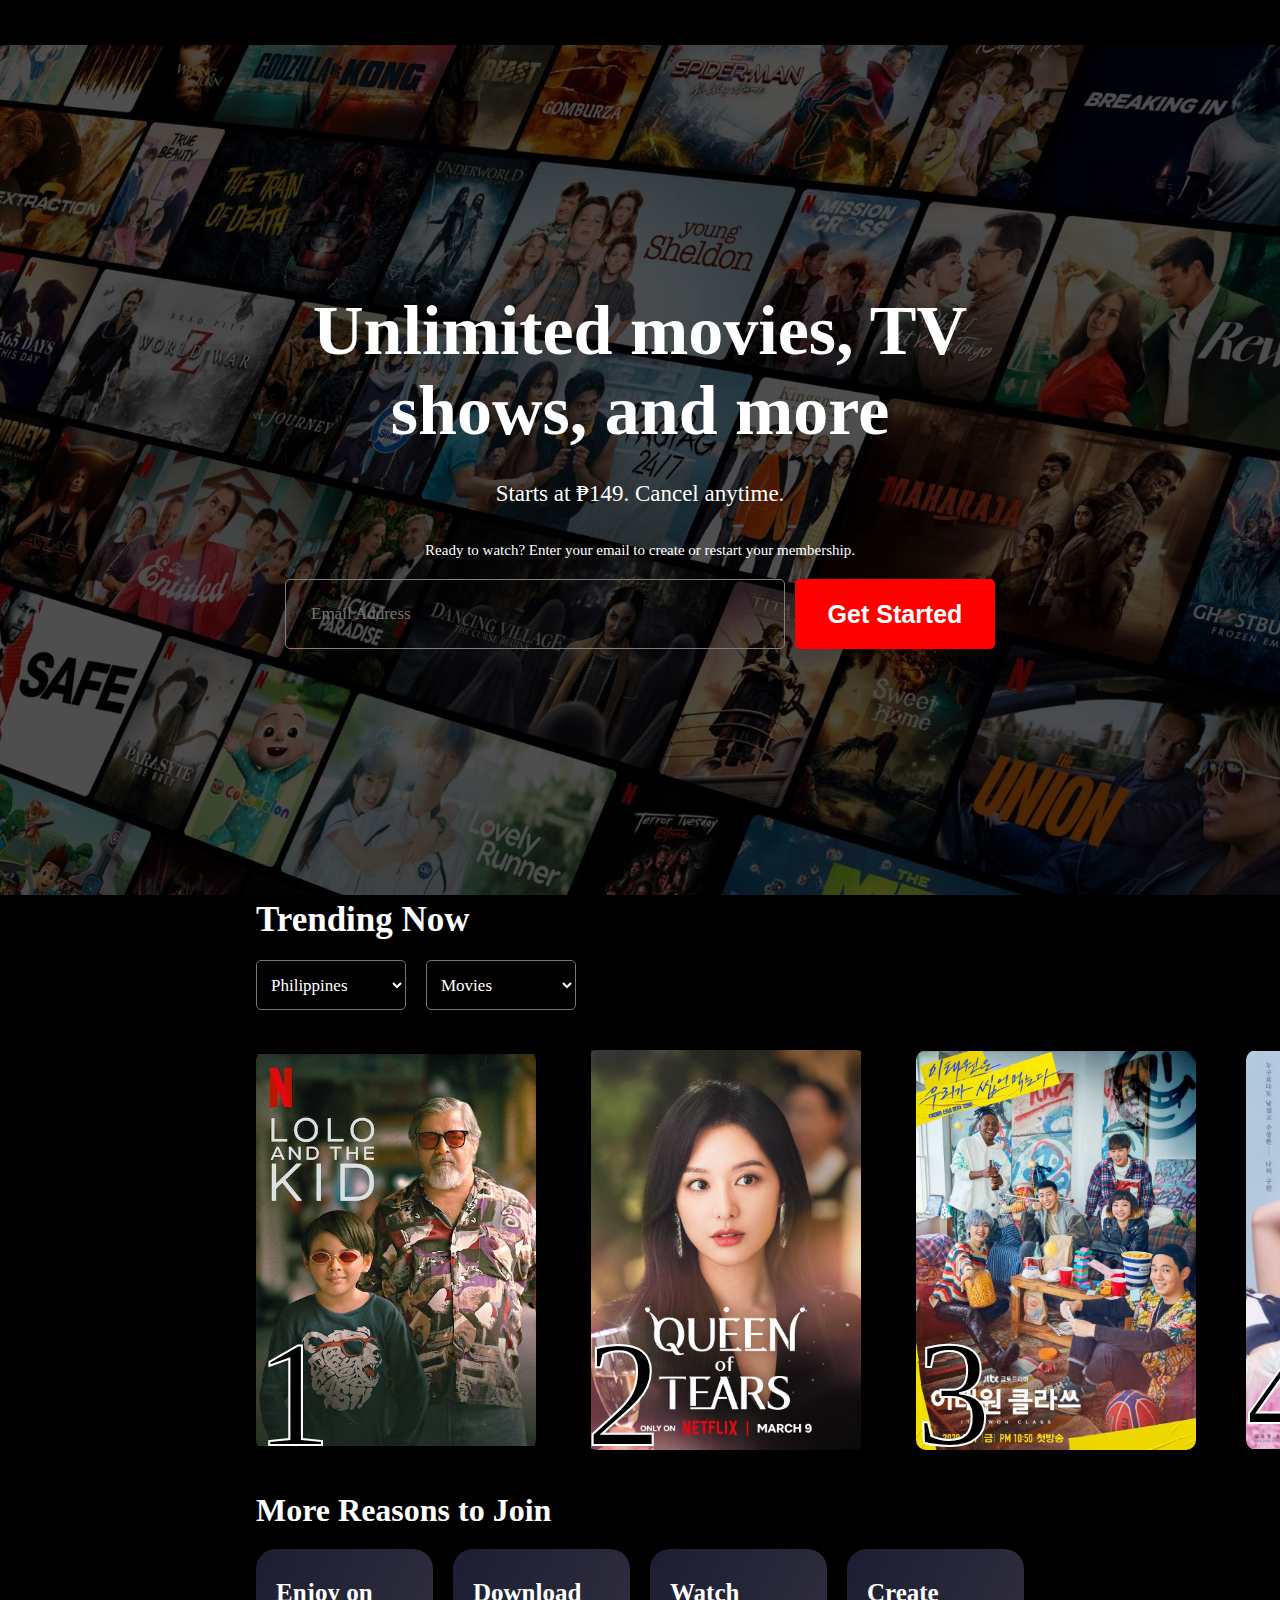
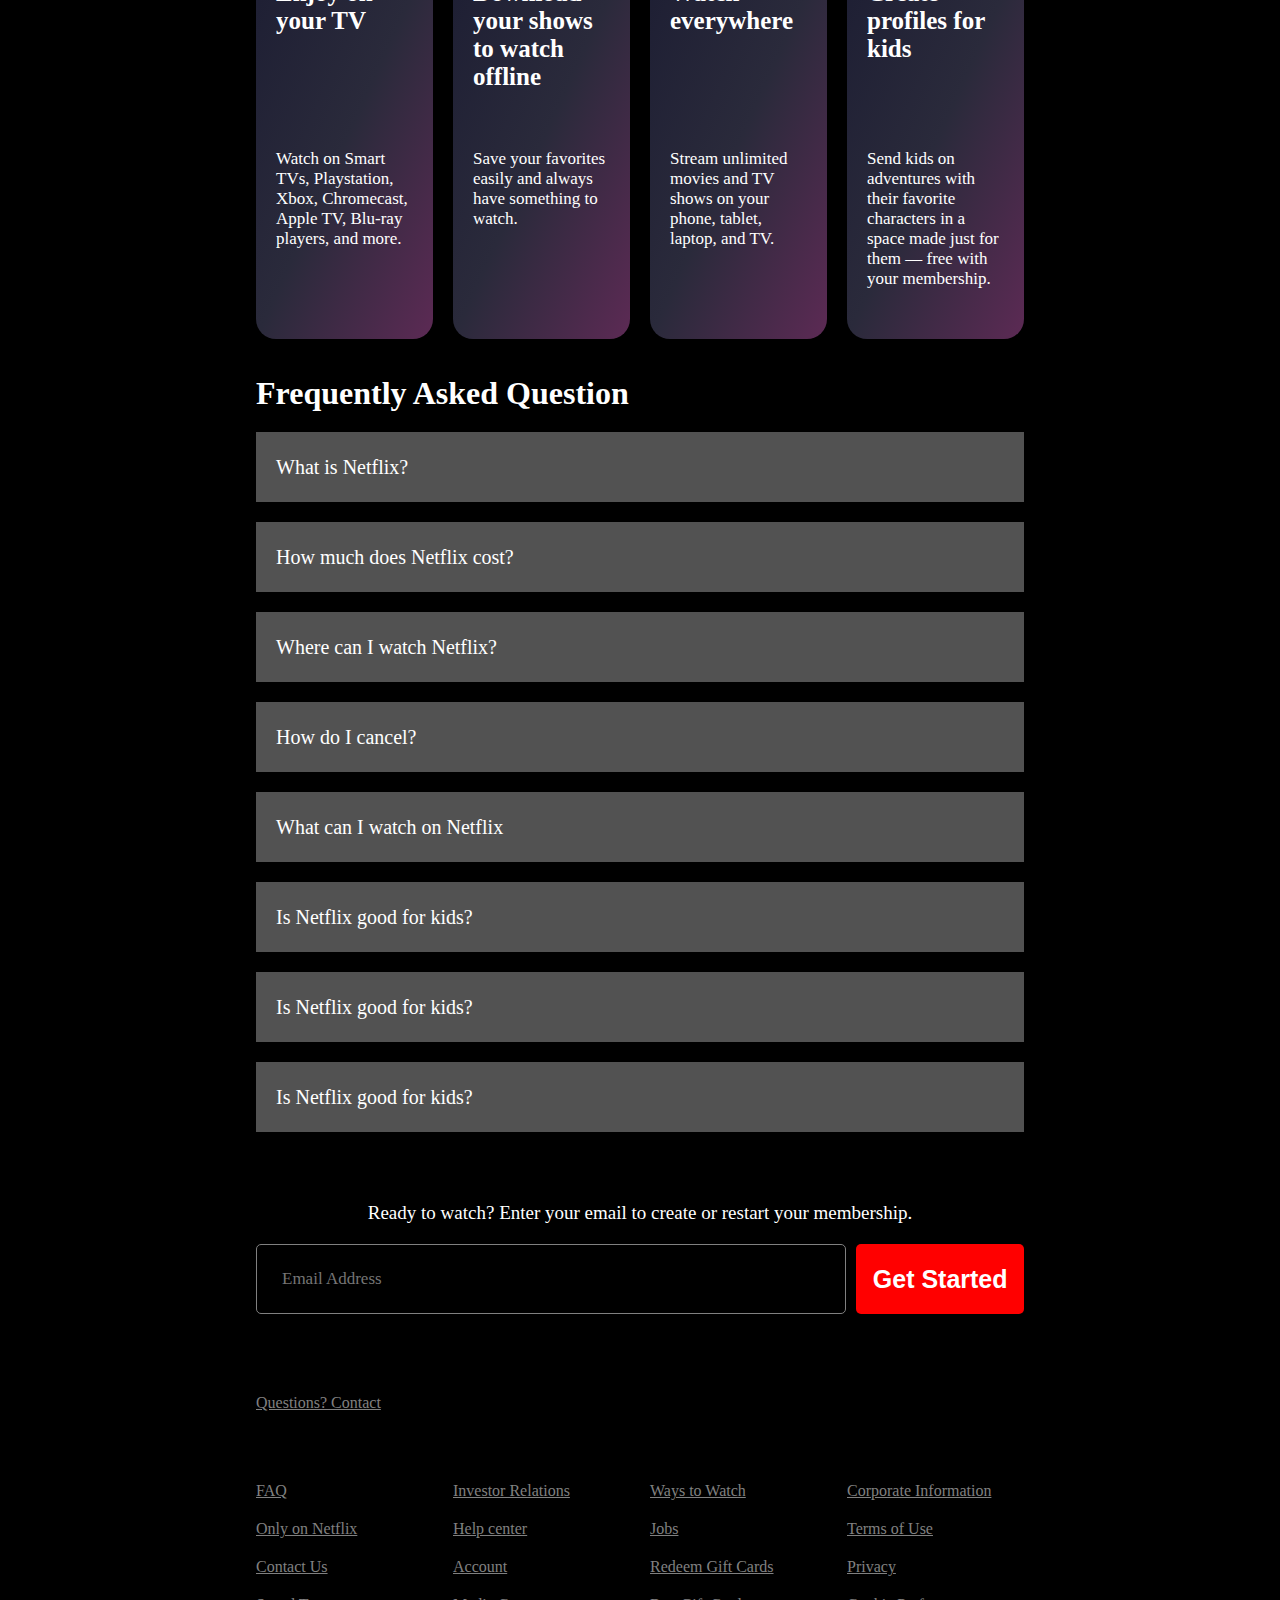
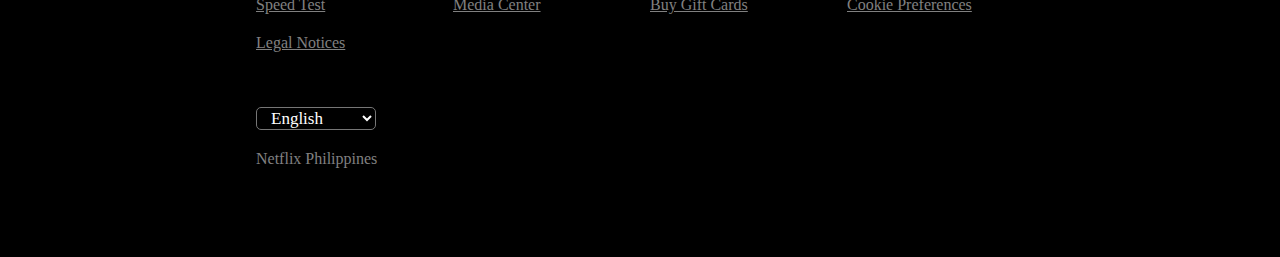
<file: index.html>
<html lang="en">
<head>
    <meta charset="UTF-8">
    <meta name="viewport" content="width=device-width, initial-scale=1.0">
    <link rel="stylesheet" href="https://cdnjs.cloudflare.com/ajax/libs/font-awesome/6.6.0/css/all.min.css" integrity="sha512-Kc323vGBEqzTmouAECnVceyQqyqdsSiqLQISBL29aUW4U/M7pSPA/gEUZQqv1cwx4OnYxTxve5UMg5GT6L4JJg==" crossorigin="anonymous" referrerpolicy="no-referrer" />
    <link rel="stylesheet" href="style.css">
    <link rel="icon" href="img/icon.svg">
    <title>Netflix</title>
</head>
<body>
    <div class="main-page">
        <!-- <div class="header">
            <a href="index.html"><img src="img/logo.svg" alt=""></a>
            <div class="options"> 
                <select name="" id="">
                    <option value="">English</option>
                    <option value="">Filipino</option>
                    <option value="">Spanish</option>
                </select>
                <button class="sign-in-btn"><a href="sign-in.html">Sign in</a></button>
            </div>
        </div> -->

        <div class="main">
            <div class="main1">
                <h1>
                    Unlimited movies, TV
                </h1>
                <h1>
                    shows, and more
                </h1>
                <p class="start">
                    Starts at ₱149. Cancel anytime.
                </p>
                <p class="ready">
                    Ready to watch? Enter your email to create or restart your membership.
                </p>
                <div class="get-started"> 
                    <input type="text" placeholder="Email Address">
                    <button><a href="sign-in.html" style="text-decoration: none; color: white;">Get Started</a></button>
                </div>
            </div>
        </div>
    </div>
    <div class="trending">
        <div class="trending-content">
            <h1>Trending Now</h1>
            <div class="opti">
                <div>
                    <select name="" id="">
                        <option value="">Philippines</option>
                        <option value="">Global</option>
                    </select>
                </div>
                <div>
                    <select name="" id="">
                        <option value="">Movies</option>
                        <option value="">TV Shows</option>
                    </select>
                </div>
            </div>
            <div class="movies">
                <div class="number">
                    <img src="img/lolo.cHJkLWVtcy1hc3NldHMvbW92aWVzLzQ3ZGJjNzQ3LTdhOTktNGM4OS1hYzBmLWRhYmQ3ZjhhYWQyZS5qcGc=" alt="">
                    <p>1</p>
                </div>
                <div class="number">
                    <img src="img/3.jpg" alt="">
                    <p>2</p>
                </div>
                <div class="number">
                    <img src="img/it.jpg" alt="">
                    <p>3</p>
                </div>
                <div class="number">
                    <img src="img/My_Demon.jpg" alt="">
                    <p>4</p>
                </div>
            </div>
        </div>
    </div>
    <div class="more">
        <div class="more-container">
            <h1>More Reasons to Join</h1>
            <div class="more-wrapper">
                <div>
                    <h1>Enjoy on your TV</h1>
                    <p>Watch on Smart TVs, Playstation, Xbox, Chromecast, Apple TV, Blu-ray players, and more.</p>
                </div>
                <div>
                    <h1>Download your shows to watch offline</h1>
                    <p>Save your favorites easily and always have something to watch.</p>
                </div>
                <div>
                    <h1>Watch everywhere</h1>
                    <p>Stream unlimited movies and TV shows on your phone, tablet, laptop, and TV.</p>
                </div>
                <div>
                    <h1>Create profiles for kids</h1>
                    <p>Send kids on adventures with their favorite characters in a space made just for them — free with your membership.</p>
                </div>
            </div>
        </div>
    </div>
    <div class="asked-questions-container">
        <div class="asked-questions-wrapper">
            <h1>Frequently Asked Question</h1>
        </div>
    </div>
    <div class="bot-container">
        <div class="bot-wrapper">
            <div class="ready-container" style="
                font-size: 19px;
                margin-top: 60px;">
                <p class="ready">
                    Ready to watch? Enter your email to create or restart your membership.
                </p>
            </div>
            <div class="get-started"> 
                <input type="text" placeholder="Email Address">
                <button>Get Started</button>
            </div>
        </div>
    </div>
    <div class="contact">
        <div class="contactt">
            <p>Questions? Contact</p>
        </div>
    </div>
    <div class="footer">
        <div class="footer-wrapper">
            <ul>
                <li>FAQ</li>
                <li>Investor Relations</li>
                <li>Ways to Watch</li>
                <li>Corporate Information</li>
                <li>Only on Netflix</li>
                <li>Help center</li>
                <li>Jobs</li>
                <li>Terms of Use</li>
                <li>Contact Us</li>
                <li>Account</li>
                <li>Redeem Gift Cards</li>
                <li>Privacy</li>
                <li>Speed Test</li>
                <li>Media Center</li>
                <li>Buy Gift Cards</li>
                <li>Cookie Preferences</li>
                <li>Legal Notices</li>
            </ul>
        </div>
    </div>
    <div class="footer-language">
        <div class="nn">
            <div class="options"> 
                <select name="" id="">
                    <option value="">English</option>
                    <option value="">Filipino</option>
                    <option value="">Spanish</option>
                </select>
            </div>
            <p>Netflix Philippines</p>
        </div>
    </div> 
</body>
<script src="index.js"></script>
</html>
</file>
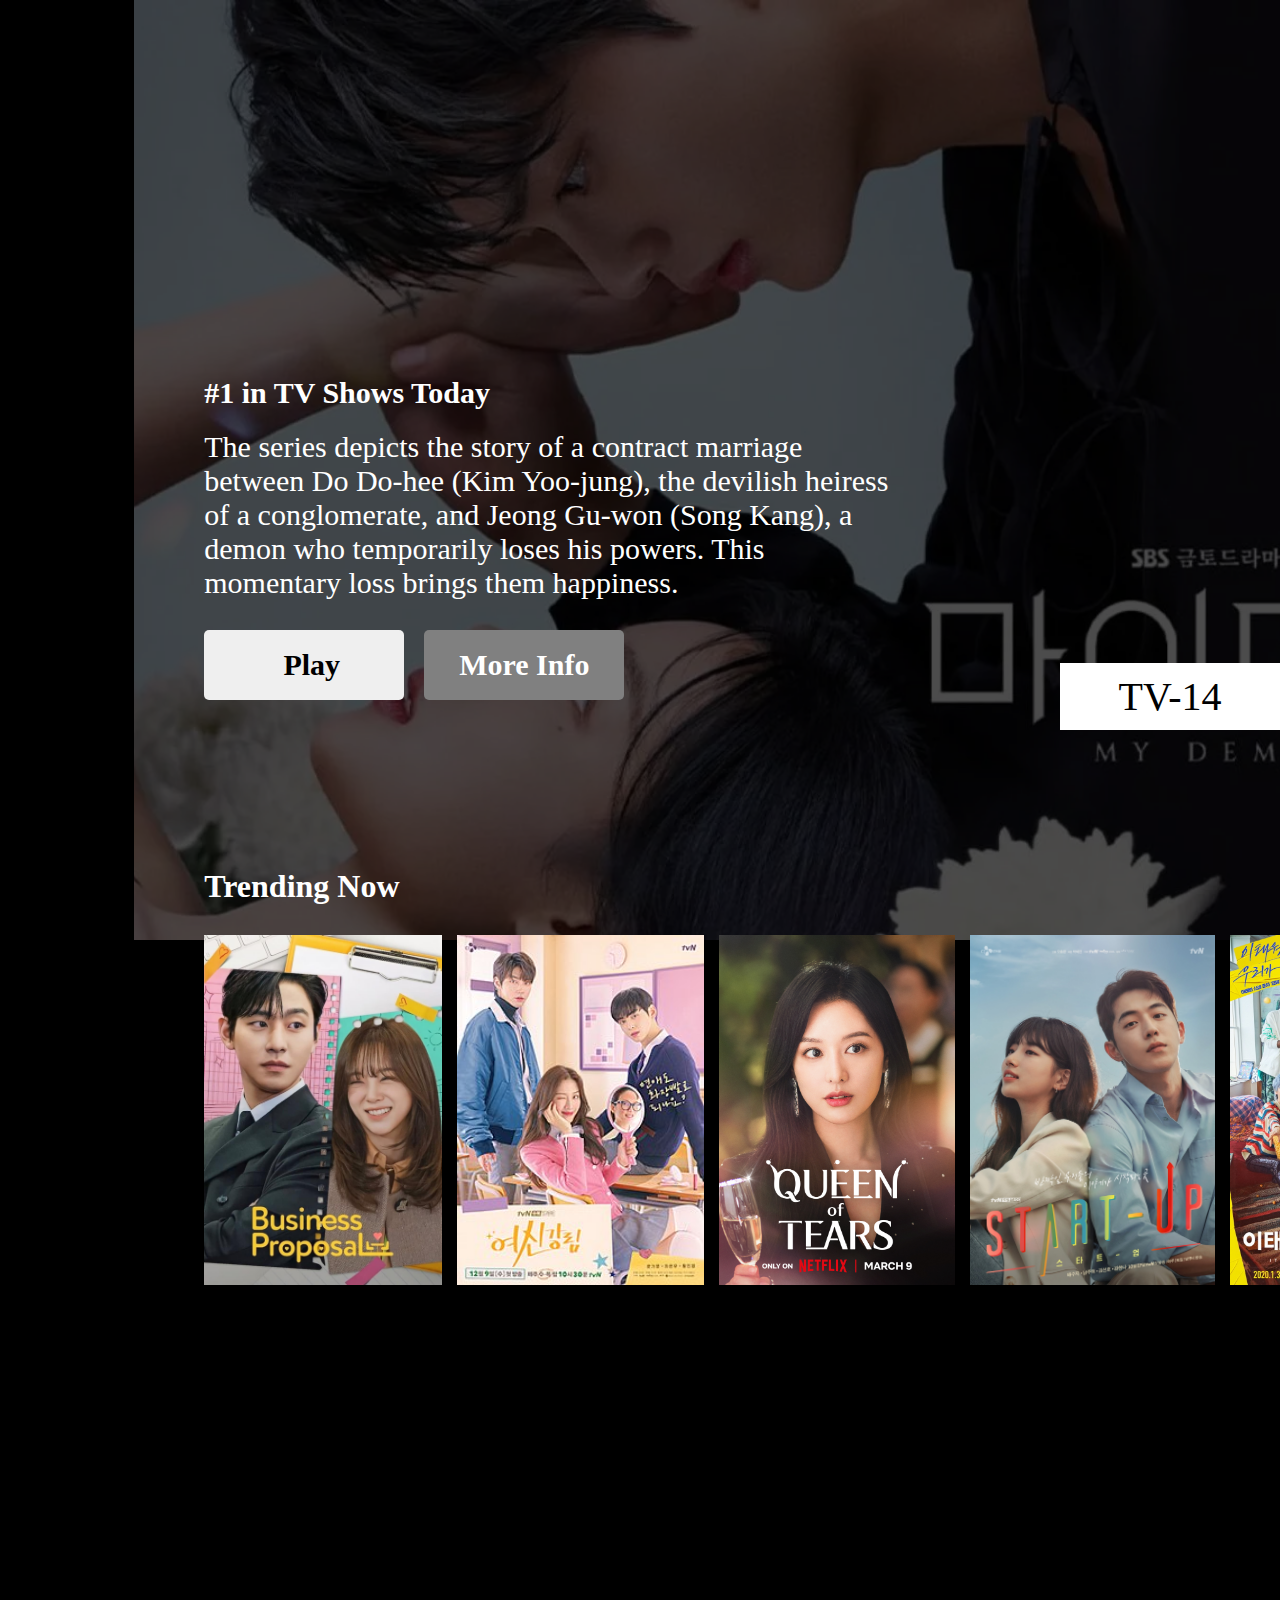
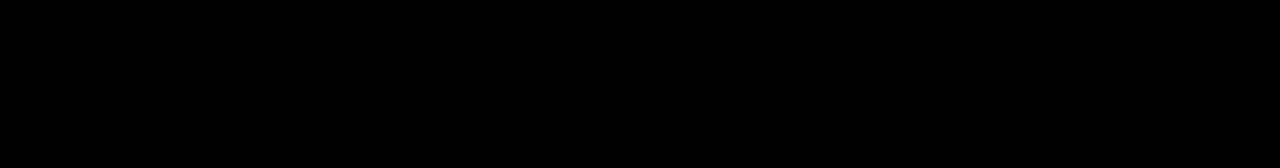
<file: homepage.html>
<html lang="en">
<head>
    <meta charset="UTF-8">
    <meta name="viewport" content="width=device-width, initial-scale=1.0">
    <link rel="stylesheet" href="https://cdnjs.cloudflare.com/ajax/libs/font-awesome/6.6.0/css/all.min.css" integrity="sha512-Kc323vGBEqzTmouAECnVceyQqyqdsSiqLQISBL29aUW4U/M7pSPA/gEUZQqv1cwx4OnYxTxve5UMg5GT6L4JJg==" crossorigin="anonymous" referrerpolicy="no-referrer" />
    <link rel="stylesheet" href="homepage.css">
    <link rel="icon" href="img/icon.svg">
    <title>Netflix</title>
</head>
<body>
    <div class="main-page">
        <div class="side-bar">
            <i class="fa-solid fa-magnifying-glass"></i>
            <i class="fa-solid fa-house"></i>
            <i class="fa-solid fa-arrows-turn-right"></i>
            <i class="fa-solid fa-arrow-trend-up"></i>
            <i class="fa-solid fa-laptop"></i>
            <i class="fa-solid fa-clapperboard"></i>
            <i class="fa-solid fa-shapes"></i>
            <i class="fa-solid fa-plus"></i>
        </div>
        <div class="movies">
            <img class="md" src="img/md.webp" alt="">
            <div class="movie-info">
                <p style="font-weight: 700; margin-bottom: 20px;">#1 in TV Shows Today</p>
                <p class="synopsis">The series depicts the story of a contract marriage between Do Do-hee (Kim Yoo-jung), the devilish heiress of a conglomerate, and Jeong Gu-won (Song Kang), a demon who temporarily loses his powers. This momentary loss brings them happiness.</p>
                <div class="btn">
                    <button class="btn1"><i class="fa-solid fa-play" style="margin-right: 15px; font-size: 40px;"></i>Play</button>
                    <button class="btn1" style="background-color: gray; color: white">More Info</button>
                </div>
            </div>
            <div style="
                display: flex;
                font-family: 'Segoe Ui';
                font-weight: 500;
                padding: 10px;
                justify-content: center;
                position: absolute;
                right: 0;
                bottom: 170;
                width: 200px;
                font-size: 40px;
                background-color: white;
                color: black;
            
            ">
                TV-14
            </div>
            <div class="trending">
                <h1>Trending Now</h1>
                <div class="trending-movies"">
                </div>
            </div>
        </div>
    </div>
    
</body>
<script src="homepage.js"></script>
</html>
</file>
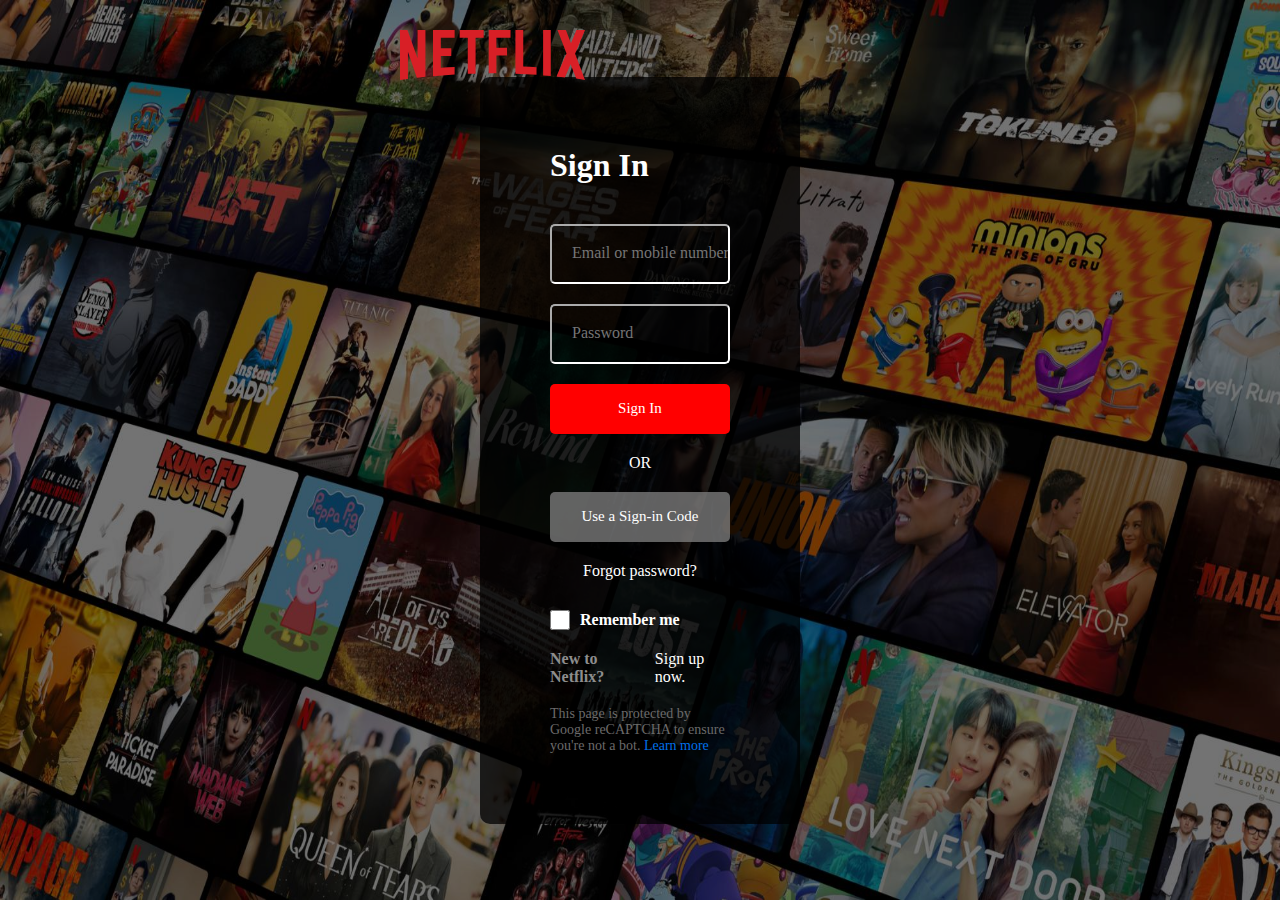
<file: sign-in.html>
<html lang="en">
<head>
    <meta charset="UTF-8">
    <meta name="viewport" content="width=device-width, initial-scale=1.0">
    <link rel="icon" href="img/icon.svg">
    <link rel="stylesheet" href="style.css">
    <title>Netflix</title>
</head>
<body>
    <div class="container">
         <div class="logooo">
            <a href="index.html"><img src="img/logo.svg" alt="" class="logoo"></a>
         </div>
         <img src="img/sign-in-bg.jpg" alt="" class="sign-in-bg">
         <div class="sign-in-form">
            <div class="form-container">
                <div class="form-wrapper">
                    <div>
                        <h1>Sign In</h1>
                    </div>
                    <div class="input-fields">
                        <div class="emailTxt">
                            <input type="text" placeholder="Email or mobile number">
                        </div>
                        <div class="passTxt"> 
                            <input type="password" id="" placeholder="Password">
                        </div>
                        <button>Sign In</button>
                    </div>
                    <div class="codee">
                        <p>OR</p>
                        <button>Use a Sign-in Code</button>
                        <a href="#"><p>Forgot password?</p></a>
                    </div>
                    <div class="checkboxx">
                        <input type="checkbox" name="" id="">
                        <h4>Remember me</h4>
                    </div>
                    <div class="sign-up">
                        <h4>New to Netflix?</h4>
                        <a href=""><p>Sign up now.</p></a>
                    </div>
                    <p class="captcha">This page is protected by Google reCAPTCHA to ensure you're not a bot. <a href="#" class="learn-more">Learn more</a></p>
                </div>
            </div>  
        </div>
    </div>
    
</body>
<script src="sign-in.js"></script>
</html>
</file>
<file: style.css>
*{
    margin: 0;
    padding: 0;
}
body{
    background-color: black;
    font-family: 'Poppins';
}
.main-page{
    display: flex;
    flex-direction: column;
    position: relative;
    justify-content: center;
    z-index: 1;
    height: 100%;
}
.bg{
    position: absolute;
    display: flex;
    z-index: -1;
    width: 100%;
    height: 100%;
}
.header{
    display: flex;
    justify-content: center;
    gap: 900px;
}
.header img{
    height: 40px;
}
.options{
    display: flex;
    gap: 20px;
}
.options select{
    width: 100px;
    background: none;
    color: white;
    font-size: 17px;
    font-family: 'Poppins';
    width: 120px;
    padding-left: 10px;
    border-radius: 5px;
}
.options select:hover{
    cursor: pointer;
}
.options button{
    color: white;
    background-color: red;
    font-size: 17px;
    font-family: 'Poppins';
    width: 100px;
    border-radius: 5px;
}
.options button:hover{
    cursor: pointer;
}
.main{
    display: flex;
    flex-direction: column;
    color: white;
    height: 850px;
    justify-content: center;
    align-items: center;
    margin-top: 40px;
    background-image: url(img/bg.jpg);
    background-size: cover;
    position: relative;
}
.main1{
    display: flex;
    flex-direction: column;
    justify-content: center;
    align-items: center;
    position: absolute  ;
}
.main h1{
    font-size: 70px;
    font-weight: 800;
}
.start{
    font-size: 23px;
    margin-top: 30px;
}
.main .ready{
    margin-top: 35px;
    font-size: 15px;
    margin-bottom: 20px;
}
.get-started{
    display: flex;
    gap: 10px;
}
.get-started input[type="text"]{
    width: 500px;
    height: 70  px;
    border-radius: 5px;
    border-style: none;
    padding-left: 20px;
    font-family: 'Poppins';
    font-size: 17px;
    background: transparent;
    border: 1px solid rgb(128, 128, 128);
    color: white;
}
.get-started input::placeholder{
    font-size: 17px;
    padding-left: 5px;
}
.get-started button{
    width: 200px;
    height: 70px;
    font-size: 25px;
    font-weight: 600;
    color: white;
    background-color: red;
    border-radius: 5px;
    border-style: none;
}
.get-started button:hover{
    cursor: pointer;
}
.trending {
    color: white;
    height: 65%;
    width: 100%;
    display: flex;
        justify-content: center;
}
.trending-content{
    display: flex;
    flex-direction: column;
    width: 60%;
}
.trending-content h1{
    font-size: 35px;
    margin-bottom: 20px;
}
.trending-content .opti{
    display: flex;
    gap: 20px;
}
.trending-content select{
    width: 150px;
    height: 50px;
    background-color: black;
    color: white;
    font-family: 'Poppins';
    padding: 10px 10px;
    font-size: 17px;
    border-radius: 5px;
}
.movies{
    display: flex;
    margin-top: 40px;
    gap: 50px;
    position: relative;
}
.movies img{
    height: 400px;
    width: 280px;
    object-fit: contain;
    border-radius: 10px;
    transition: transform 0.3s ease-in-out;
}
.movies img:hover{
    cursor: pointer;
    transform: scale(1.1);
}
.more{
    display: flex;
    justify-content: center;
    height: 40%;
    color: white;
    margin-top: 50px;
}
.more-container{
    display: flex;
    justify-content: center;
    flex-direction: column;
    width: 60%;
}
.more-wrapper{
    display: flex;
    gap: 20px;
    padding-top: 20px;  
}
.more-wrapper div{
    width: 100%;
    height: 350px;
    background-image: linear-gradient(to bottom right, #1d1e33, #2a2a3b, #5c2a54);
    border-radius: 20px;
    display: flex;
    flex-direction: column;
    padding: 20px;
}
.more-wrapper div h1{
    padding-top: 10px;
    height: 150px;
    font-size: 25px;
    padding-bottom: 20px;
}
.more-wrapper div p{
    font-size: 17px;
}
.number p:hover{
    cursor: pointer;
    transform: scale(1.1);
}
.asked-questions{
    height: 100%;
    color: white;
}
.asked-questions-container{
    width: 100%;
    display: flex;
    justify-content: center;
    margin-top: 80px;
    color: white;
}
.asked-questions-wrapper{
    width: 60%;
}
.questions{
    display: flex;
    flex-direction: column;
    font-size: 20px;
    row-gap: 20px;
    margin-top: 20px;
    position: relative;
}
.fa-plus{
    position: absolute;
    font-size: 30px;
    right: 20;
    top: 25;
}
.questions div{
    display: flex;
    align-items: center;
    padding-left: 20px;
    background-color: rgb(82, 82, 82);
    height: 70px;
}
.bot-container{
    color: white;
    width: 100%;
    display: flex;
    justify-content: center;
    margin-top: 10px;
}
.bot-wrapper{
    width: 60%;
    display: flex;
    flex-direction: column;
    justify-content: center;
}
.ready-container{
    width: 100%;
    display: flex;
    justify-content: center;
}
.bot-wrapper .get-started{
    width: 100%;
    display: flex;
    justify-content: center;
    margin-top: 20px;
}
.bot-wrapper .get-started input[type="text"]{
    width: 700px;
}
.contact{
    color: gray;
    display: flex;
    justify-content: center;
    margin-top: 80px;
}
.contactt{
    width: 60%;
    text-decoration: underline;
}
.footer{
    height: 25%;
    color: white;
    width: 100%;
    display: flex;
    justify-content: center;
    margin-top: 70px;
}
.footer-wrapper{
    width: 60%;
}
.footer-wrapper ul{
    display: grid;
    grid-template-columns: 1fr 1fr 1fr 1fr;
    list-style: none;
    gap: 20px;
    color: gray;
    text-decoration: underline;
}
.footer-wrapper ul:hover{
    cursor: pointer;
}
.footer-language{
    width: 100%;
    display: flex;
    justify-content: center;
}
.nn{
    width: 60%;
    color: gray;
    height: 150px;
}
.nn p{
    margin-top: 20px;
}
.options select{
    background-color: black;
}
.sign-in-btn a{
    text-decoration: none;
    color: white;
}

/* SIGN IN PAGE CODE*/

.container{
    width: 100%;
    height: 100%;
    display: flex;
    position: relative;
    color: white;
}
.logoo{
    height: 50px;
    margin-left: 400px;
    margin-top: 30px;
}
.logooo{
    z-index: 5;
}
.container .sign-in-bg{
    height: 100%;
    width: 100%;
    position: absolute;
    z-index: -1;
    filter: brightness(60%);
}
.container a{
    text-decoration: none;
    color: white;
}
.container a:hover{
    text-decoration: underline;
}
.sign-in-form{
    width: 100%;
    height: 100%;
    position: absolute;
    display: flex;
    justify-content: center;
    align-items: center;
}
.form-container{
    width: 25%;
    height: auto;
    /* overflow: auto; */
    background-color: rgba(0, 0, 0, 0.747);
    display: flex;
    border-radius: 10px;
    font-family: 'Poppins';
}
.form-wrapper{
    display: flex;
    flex-direction: column;
    width: 100%;
    margin: 70px 70px;
}
.input-fields{
    display: flex;
    flex-direction: column;
    justify-content: center ;
    row-gap: 20px;
    margin-top: 40px;
}
.form-wrapper input{
    height: 60px;
    border-radius: 5px;
    background: transparent;
    border-color: white;
    color: white;
    font-family: 'Poppins';
    padding-left: 20px;
    font-size: 15px;
    width: 100%;
}
.form-wrapper input::placeholder{
    font-size: 16px;
}
.form-wrapper button{
    background-color: red;
    color: white;
    width: 100%;
    height: 50px;
    border-radius: 5px;
    border-style: none;
    font-family: 'Poppins';
    font-size: 15px;
}
.form-wrapper button:hover{
    cursor: pointer;
    background-color: rgb(212, 35, 35);
}
.form-wrapper .choice{
    display: flex;
    justify-content: center;
}
.form-wrapper .codee{
    display: flex;
    flex-direction: column;
    align-items: center;
    row-gap: 20px;
    margin-top: 20px;
    margin-bottom: 10px;
}
.form-wrapper .codee button{
    background-color: rgba(128, 128, 128, 0.76);
}
.form-wrapper .codee button:hover{
    background-color: rgba(104, 103, 103, 0.76);
}
.form-wrapper .checkboxx{
    display: flex;
    align-items: center;
    gap: 10px;
}
.checkboxx input[type="checkbox"]{
    width: 20px;
}
.checkboxx input[type="checkbox"]:hover{
    cursor: pointer;
}
.form-wrapper .sign-up{
    display: flex;
    gap: 10px;
}
.form-wrapper .sign-up h4{
    color: rgb(141, 141, 141);
}
.form-wrapper .captcha{
    font-size: 14px;
    margin-top: 20px;
    color: rgb(107, 106, 106);
}
.form-wrapper .learn-more{
    color: #0071eb;
}

@media (max-width: 900px) {
    body{
        background-color: black;
        font-family: 'Poppins';
    }
    .main-page{
        display: flex;
        flex-direction: column;
        position: relative;
        z-index: 1;
        height: 75%;
        margin-top: -120px;
    }
    .bg{
        position: absolute;
        display: flex;
        z-index: -1;
        width: 100%;
        height: 50%;
    }
    .bg img{
        width: 100%;
        filter: brightness(30%);
    }
    .main{
        display: flex;
        flex-direction: column;
        color: white;
        height: 850px;
        justify-content: center;
        align-items: center;
        margin-top: 40px;
        width: 100%;
    }
    .main h1{
        font-size: 35px;
        font-weight: 800;
    }
    .start{
        font-size: 20px;
        margin-top: 15px;
    }
    .main .ready{
        margin-top: 5px;
        font-size: 12px;
        margin-bottom: 15px;
    }
    .get-started{
        display: flex;
        justify-content: center;
        gap: 10px;
        width: 100%;
    }
    .get-started input[type="text"]{
        width: 300px;
        height: 50px;
        border-radius: 5px;
        border-style: none;
        padding-left: 20px;
        font-family: 'Poppins';
        font-size: 17px;
        background: transparent;
        border: 1px solid rgb(128, 128, 128);
        color: white;
    }
    .get-started input::placeholder{
        font-size: 17px;
        padding-left: 5px;
    }
    .get-started button{
        width: 100px;
        height: 50px;
        font-size: 15px;
        font-weight: 600;
        color: white;
        background-color: red;
        border-radius: 5px;
        border-style: none;
    }
    .get-started button:hover{
        cursor: pointer;
    }
    /* .header{
        width: 100%;
        display: flex;
        justify-content: center;
    }
    .options{
        display: flex;
        width: 100%;
    }
    .options select{
        width: 100px;
        background: none;
        color: white;
        font-size: 17px;
        font-family: 'Poppins';
        width: 120px;
        padding-left: 10px;
        border-radius: 5px;
    }
    .options select:hover{
        cursor: pointer;
    }
    .options button{
        color: white;
        background-color: red;
        font-size: 17px;
        font-family: 'Poppins';
        width: 100px;
        border-radius: 5px;
    }
    .options button:hover{
        cursor: pointer;
    } */
    .trending {
        color: white;
        height: 65%;
        width: 90%;
        display: flex;
        margin: 20px;
        padding-left: 30px;
    }
    .trending-content{
        display: flex;
        flex-direction: column;
        width: 100%;
    }
    .trending-content h1{
        font-size: 20px;
        margin-bottom: 20px;
    }
    .trending-content .opti{
        display: flex;
        gap: 20px;
    }
    .trending-content select{
        width: 100px;
        height: 40px;
        background-color: black;
        color: white;
        font-family: 'Poppins';
        padding: 10px 10px;
        font-size: 10px;
        border-radius: 5px;
    }
    .movies{
        display: flex;
        margin-top: 40px;
        gap: 5px;
        width: 100%;
        position: relative;
        overflow: auto;
        overflow-y: hidden;
    }
    .movies img{
        height: 300px;
        width: 280px;
        object-fit: contain;
        border-radius: 10px;
        transition: transform 0.3s ease-in-out;
    }
    .movies img:hover{
        cursor: pointer;
        transform: scale(1.1);
    }
    .more{
        display: flex;
        justify-content: center;
        height: 40%;
        color: white;
        width: 95%;
        padding-left: 30px;
    }
    .more-container{
        display: flex;
        justify-content: center;
        flex-direction: column;
        width: 100%;
    }
    .more-container h1{
        font-size: 20px;
    }
    .more-wrapper{
        display: flex;
        /* overflow: auto;
        overflow-y: hidden; */
    }
    .more-wrapper div{
        display: flex;
        flex-direction: column;
        background-image: linear-gradient(to bottom right, #1d1e33, #2a2a3b, #5c2a54);
        border-radius: 10px;
        padding: 10px;
        width: 100px;
    }
    .more-wrapper div h1{
        padding-top: 10px;
        font-size: 15px;
        padding-bottom: 20px;
        height: 100px;
    }
    .more-wrapper div p{
        font-size: 10px;
    }
    .number p:hover{
        cursor: pointer;
        transform: scale(1.1);
    }
    .asked-questions{
        color: white;
    }
    .asked-questions-container{
        width: 95%;
        height: auto;
        display: flex;
        justify-content: center;
        color: white;
    }
    .asked-questions-wrapper{
        width: 90%;
    }
    .asked-questions-wrapper h1{
        font-size: 20px;
    }
    .questions{
        display: flex;
        flex-direction: column;
        font-size: 15px;
        row-gap: 20px;
        margin-top: 20px;
        position: relative;
    }
    .fa-plus{
        position: absolute;
        font-size: 20px;
        right: 20;
        top: 25;
    }
    .questions div{
        display: flex;
        align-items: center;
        padding-left: 20px;
        background-color: rgb(82, 82, 82);
        height: 70px;
    }
    .bot-container{
        color: white;
        width: 95%;
        display: flex;
        justify-content: center;
        margin-top: 0;
    }
    .bot-wrapper{
        width: 100%;
        display: flex;
        flex-direction: column;
        justify-content: center;
    }
    .ready-container{
        width: 100%;
        display: flex;
        justify-content: center;
        margin-top: 0;
    }
    .ready-container p{
        font-size: 10px;
    }
    .bot-wrapper .get-started{
        width: 100%;
        display: flex;
        justify-content: center;
        margin-top: 20px;
    }
    .bot-wrapper .get-started input[type="text"]{
        width: 300px;
    }
    .contact{
        color: gray;
        display: flex;
        justify-content: center;
        width: 95%;
        margin-top: 30px;
    }
    .contactt{
        width: 100%;
        text-decoration: underline;
        padding-left: 30px;
    }
    .contactt p{
        font-size: 10px;
    }
    .footer{
        height: 25%;
        color: white;
        width: 95%;
        display: flex;
        justify-content: center;
        margin-top: 10px;
    }
    .footer-wrapper{
        width: 100%;
        padding: 0px 30px;
    }
    .footer-wrapper ul{
        display: grid;
        grid-template-columns: 1fr 1fr 1fr 1fr;
        list-style: none;
        gap: 20px;
        color: gray;
        text-decoration: underline;
        font-size: 10px;
    }
    .footer-wrapper ul:hover{
        cursor: pointer;
    }
    .footer-language{
        width: 100%;
        display: flex;
    }
    .nn{
        width: 100%;
        color: gray;
        margin-left: 30px;
    }
    .nn p{
        margin-top: 10px;
        font-size: 10px;
    }
    .options select{
        background-color: black;
        width: 80px;
        font-size: 10px;
    }
    .sign-in-btn a{
        text-decoration: none;
        color: white;
    }
}
</file>
<file: homepage.css>
*{
    margin: 0;
    padding: 0;
    font-family: 'Segoe Ui';
}
body{
    background-color: black;
}
.main-page{
    display: flex;
}
.side-bar{
    display: flex;
    flex-direction: column;
    justify-content: center;
    align-items: center;
    background-color: black;
    width: 150px;
    height: 1000px;
    gap: 30px;
}
.side-bar i{
    display: flex;
    justify-content: center;
    align-items: center;
    font-size: 30px;
    color: gray;
    height: 70px;
    width: 100%;
}
.side-bar i:hover{
    background-color: gray;
    color: black;
    cursor: pointer;
}
.movies{
    width: 100%;
    height: 1700px;
    z-index: -1;
}
.movies .md{
    width: 100%;
    height: 940px;
    object-fit: cover;
    filter: brightness(30%);
    position: relative;
}
.movie-info{
    display: flex;
    flex-direction: column;
    position: absolute;
    bottom: 200;
    margin-left: 70px;
    font-size: 30px;
    color: white;
}
.synopsis{
    width: 700px;
}
.btn{
    display: flex;
    gap: 20px;
    margin-top: 30px;
    width: 1000px;
}
.btn1{
    width: 200px;
    height: 70px;
    font-family: 'Segoe Ui';
    font-size: 30px;
    border-style: none;
    border-radius: 5px;
    font-weight: 600;
}
.btn1:hover{
    cursor: pointer;
    background-color: red;
}
.trending{
    position: absolute;
    display: flex;
    flex-direction: column;
    height: 100%;
    width: 70%; 
    margin-top: -72px;
    padding-left: 70px;
    color: white;
}
.trending-movies{
    display: flex;
    gap: 15px;
}
.trending-movies img{
    height: 350px;
    width: 250px;
    margin-top: 30px;
    object-fit: cover;
}
</file>
